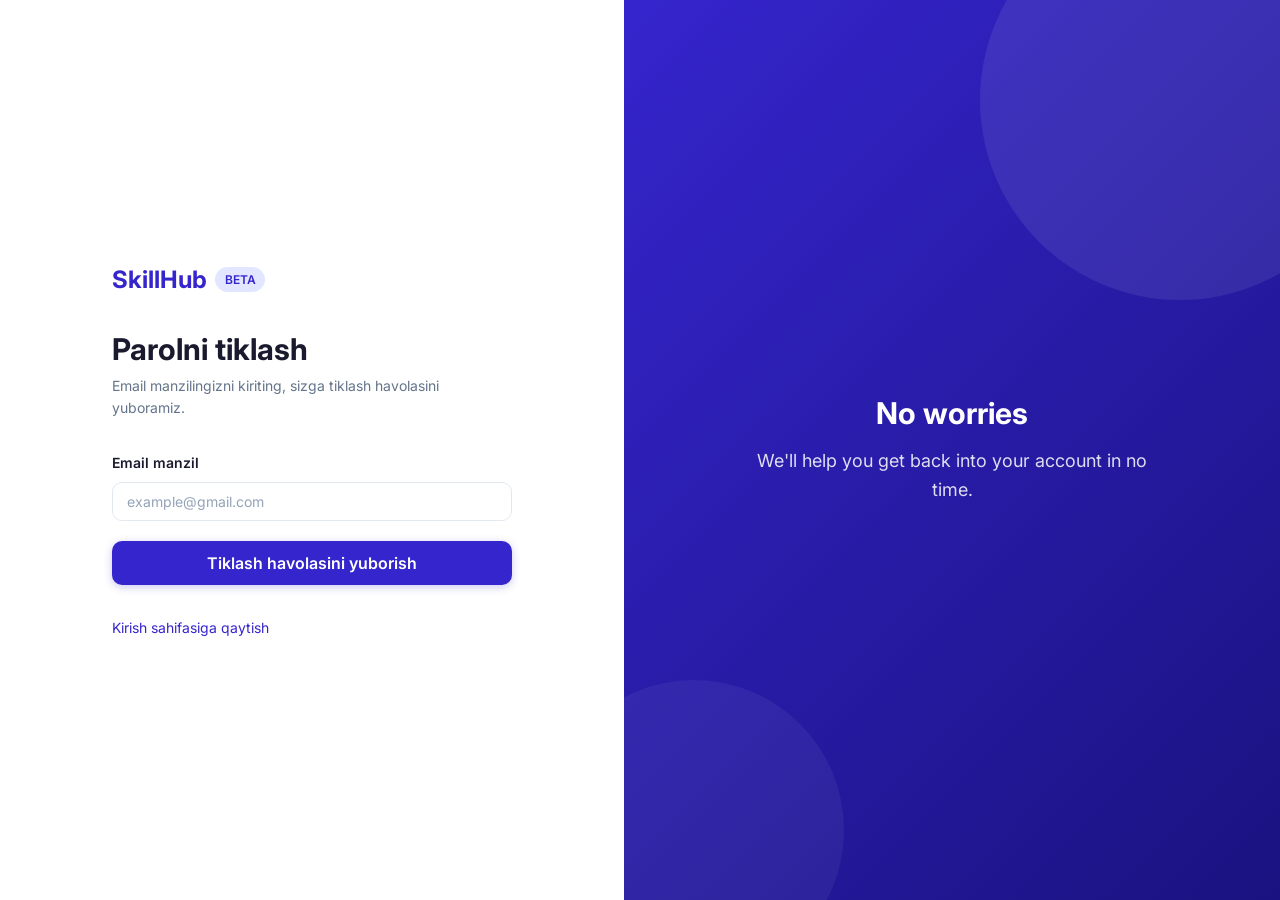
<file: pages/auth/forgot-password.html>
<!DOCTYPE html>
<html lang="en">
<head>
  <meta charset="UTF-8">
  <meta name="viewport" content="width=device-width, initial-scale=1.0">
  <title>SkillHub — Forgot Password</title>
  <link rel="icon" href="../../assets/icons/icon-192.png">
  <link href="https://fonts.googleapis.com/css2?family=Inter:wght@400;500;600;700&display=swap" rel="stylesheet">
  <link rel="stylesheet" href="https://cdnjs.cloudflare.com/ajax/libs/font-awesome/6.5.1/css/all.min.css">
  <link rel="stylesheet" href="../../css/variables.css">
  <link rel="stylesheet" href="../../css/reset.css">
  <link rel="stylesheet" href="../../css/components.css">
  <link rel="stylesheet" href="../../css/utilities.css">
  <link rel="stylesheet" href="../../css/pages.css">
</head>
<body>
  <div class="auth-page">
    <div class="auth-left">
      <div class="auth-form-wrapper">
        <div class="auth-logo">
          <span style="font-size:1.5rem;font-weight:700;color:var(--primary)">SkillHub</span>
          <span class="badge badge-primary">BETA</span>
        </div>
        <h2 class="auth-form-title" data-i18n="auth.forgot_title">Reset Password</h2>
        <p class="auth-form-subtitle" data-i18n="auth.forgot_desc">Enter your email and we'll send you a reset link.</p>

        <form class="auth-form" id="forgotForm">
          <div class="input-group">
            <label data-i18n="auth.email">Email address</label>
            <input class="input" type="email" id="email" placeholder="example@gmail.com" required>
          </div>
          <div id="successMsg" class="text-success text-sm" style="display:none"></div>
          <div id="errorMsg" class="text-danger text-sm" style="display:none"></div>
          <button type="submit" class="btn btn-primary btn-full btn-lg" data-i18n="auth.send_reset_link">Send reset link</button>
        </form>

        <p class="auth-footer">
          <a href="login.html" class="flex items-center gap-2" data-i18n="auth.back_to_login">
            <i class="fas fa-arrow-left" style="font-size:16px"></i> Back to login
          </a>
        </p>
      </div>
    </div>
    <div class="auth-right">
      <div class="auth-right-content">
        <h2>No worries</h2>
        <p>We'll help you get back into your account in no time.</p>
      </div>
    </div>
  </div>

  <script src="../../js/utils.js"></script>
  <script src="../../js/i18n.js"></script>
  <script src="../../js/supabase.js"></script>
  <script src="../../js/storage-manager.js"></script>
  <script src="../../js/auth.js"></script>
  <script src="../../js/ui.js"></script>
  <script src="../../js/pages.js"></script>
  <script>
    (async function() {
      var langs = ['uz','en','ru'];
      for (var i = 0; i < langs.length; i++) {
        var res = await fetch('../../i18n/' + langs[i] + '.json');
        App.i18n.load(langs[i], await res.json());
      }
      App.pages.initAuthPage();

      document.getElementById('forgotForm').addEventListener('submit', function(e) {
        e.preventDefault();
        var email = document.getElementById('email').value.trim();
        if (!email) {
          document.getElementById('errorMsg').textContent = App.t('auth.error.email_required');
          document.getElementById('errorMsg').style.display = 'block';
          return;
        }
        document.getElementById('successMsg').textContent = App.t('auth.reset_sent');
        document.getElementById('successMsg').style.display = 'block';
        document.getElementById('errorMsg').style.display = 'none';
      });
    })();
  </script>
</body>
</html>
</file>
<file: css/variables.css>
:root {
  --primary: #3525CD;
  --primary-hover: #2a1da8;
  --primary-light: #e2e7ff;
  --primary-dark: #1a1280;
  --primary-glow: rgba(53,37,205,0.15);

  --success: #16a34a;
  --success-light: #dcfce7;
  --danger: #ef4444;
  --danger-light: #fef2f2;
  --warning: #f59e0b;
  --warning-light: #fef3c7;
  --info: #3b82f6;
  --info-light: #dbeafe;

  --bg: #ffffff;
  --bg-secondary: #f8f9fc;
  --bg-tertiary: #f1f3f9;
  --surface: #ffffff;
  --surface-hover: #f8f9fc;

  --text: #1a1a2e;
  --text-secondary: #64748b;
  --text-tertiary: #94a3b8;
  --text-inverse: #ffffff;

  --border: #e2e8f0;
  --border-light: #f1f5f9;
  --border-focus: #3525CD;

  --shadow-xs: 0 1px 2px rgba(0,0,0,0.05);
  --shadow-sm: 0 1px 3px rgba(0,0,0,0.08), 0 1px 2px rgba(0,0,0,0.04);
  --shadow-md: 0 4px 6px -1px rgba(0,0,0,0.08), 0 2px 4px -2px rgba(0,0,0,0.04);
  --shadow-lg: 0 10px 15px -3px rgba(0,0,0,0.08), 0 4px 6px -4px rgba(0,0,0,0.04);
  --shadow-xl: 0 20px 25px -5px rgba(0,0,0,0.1), 0 8px 10px -6px rgba(0,0,0,0.06);
  --shadow-glow: 0 0 20px var(--primary-glow);
  --shadow-card-hover: 0 8px 25px -5px rgba(0,0,0,0.1), 0 4px 10px -5px rgba(0,0,0,0.04);

  --radius-sm: 6px;
  --radius-md: 10px;
  --radius-lg: 14px;
  --radius-xl: 20px;
  --radius-full: 9999px;

  --font-sans: 'Inter', -apple-system, BlinkMacSystemFont, 'Segoe UI', Roboto, sans-serif;
  --font-mono: 'JetBrains Mono', 'Fira Code', monospace;

  --text-xs: 0.75rem;
  --text-sm: 0.875rem;
  --text-base: 1rem;
  --text-lg: 1.125rem;
  --text-xl: 1.25rem;
  --text-2xl: 1.5rem;
  --text-3xl: 1.875rem;
  --text-4xl: 2.25rem;

  --space-1: 0.25rem;
  --space-2: 0.5rem;
  --space-3: 0.75rem;
  --space-4: 1rem;
  --space-5: 1.25rem;
  --space-6: 1.5rem;
  --space-8: 2rem;
  --space-10: 2.5rem;
  --space-12: 3rem;
  --space-16: 4rem;

  --transition: 0.2s cubic-bezier(0.4, 0, 0.2, 1);
  --transition-fast: 0.15s cubic-bezier(0.4, 0, 0.2, 1);
  --transition-slow: 0.35s cubic-bezier(0.4, 0, 0.2, 1);
  --transition-spring: 0.5s cubic-bezier(0.34, 1.56, 0.64, 1);

  --sidebar-width: 260px;
  --header-height: 64px;
  --max-width: 1200px;
}

[data-theme="dark"] {
  --bg: #0f172a;
  --bg-secondary: #1e293b;
  --bg-tertiary: #334155;
  --surface: #1e293b;
  --surface-hover: #334155;

  --text: #f1f5f9;
  --text-secondary: #94a3b8;
  --text-tertiary: #64748b;

  --border: #334155;
  --border-light: #1e293b;

  --shadow-xs: 0 1px 2px rgba(0,0,0,0.3);
  --shadow-sm: 0 1px 3px rgba(0,0,0,0.4);
  --shadow-md: 0 4px 6px rgba(0,0,0,0.4);
  --shadow-lg: 0 10px 15px rgba(0,0,0,0.4);
  --shadow-card-hover: 0 8px 25px rgba(0,0,0,0.5);
  --shadow-glow: 0 0 20px rgba(53,37,205,0.25);
}
</file>
<file: css/components.css>
.btn {
  display: inline-flex;
  align-items: center;
  justify-content: center;
  gap: var(--space-2);
  padding: 0.625rem 1.25rem;
  font-weight: 600;
  font-size: var(--text-sm);
  border-radius: var(--radius-md);
  transition: all var(--transition);
  white-space: nowrap;
  user-select: none;
  position: relative;
}
.btn:active { transform: scale(0.96); }
.btn:disabled { opacity: 0.5; cursor: not-allowed; transform: none; }

.btn-primary {
  background: var(--primary);
  color: var(--text-inverse);
  box-shadow: 0 2px 8px rgba(53,37,205,0.25);
}
.btn-primary:hover {
  background: var(--primary-hover);
  box-shadow: 0 4px 16px rgba(53,37,205,0.35);
  transform: translateY(-1px);
}
.btn-primary:active { transform: translateY(0) scale(0.97); box-shadow: 0 2px 8px rgba(53,37,205,0.25); }

.btn-secondary {
  background: var(--bg-tertiary);
  color: var(--text);
}
.btn-secondary:hover {
  background: var(--border);
  transform: translateY(-1px);
  box-shadow: var(--shadow-sm);
}
.btn-secondary:active { transform: translateY(0) scale(0.97); }

.btn-outline {
  border: 1.5px solid var(--border);
  color: var(--text);
  background: transparent;
}
.btn-outline:hover {
  border-color: var(--primary);
  color: var(--primary);
  background: var(--primary-light);
  transform: translateY(-1px);
  box-shadow: 0 4px 12px rgba(53,37,205,0.12);
}
.btn-outline:active { transform: translateY(0) scale(0.97); }

.btn-danger {
  background: var(--danger);
  color: var(--text-inverse);
  box-shadow: 0 2px 8px rgba(239,68,68,0.25);
}
.btn-danger:hover {
  background: #dc2626;
  box-shadow: 0 4px 16px rgba(239,68,68,0.35);
  transform: translateY(-1px);
}
.btn-danger:active { transform: translateY(0) scale(0.97); }

.btn-ghost { color: var(--text-secondary); background: transparent; }
.btn-ghost:hover {
  background: var(--bg-tertiary);
  color: var(--text);
  transform: translateY(-1px);
}
.btn-ghost:active { transform: translateY(0) scale(0.97); }

.btn-sm { padding: 0.375rem 0.75rem; font-size: var(--text-xs); }
.btn-lg { padding: 0.75rem 1.75rem; font-size: var(--text-base); }
.btn-icon { padding: 0.5rem; border-radius: var(--radius-md); }
.btn-full { width: 100%; }

.card {
  background: var(--surface);
  border: 1px solid var(--border);
  border-radius: var(--radius-lg);
  padding: var(--space-6);
  transition: all var(--transition-slow);
}
.card:hover {
  box-shadow: var(--shadow-card-hover);
  transform: translateY(-2px);
  border-color: var(--primary-glow);
}
.card-flat { border: none; background: var(--bg-secondary); }
.card-flat:hover { transform: none; box-shadow: none; }

.input-group { display: flex; flex-direction: column; gap: var(--space-2); }
.input-group label {
  font-size: var(--text-sm);
  font-weight: 600;
  color: var(--text);
}
.input-group .hint {
  font-size: var(--text-xs);
  color: var(--text-tertiary);
}

.input {
  width: 100%;
  padding: 0.625rem 0.875rem;
  background: var(--bg);
  border: 1.5px solid var(--border);
  border-radius: var(--radius-md);
  color: var(--text);
  font-size: var(--text-sm);
  transition: all var(--transition);
}
.input:focus {
  border-color: var(--primary);
  box-shadow: 0 0 0 3px var(--primary-glow);
  outline: none;
}
.input::placeholder { color: var(--text-tertiary); }
.input:hover:not(:focus) { border-color: var(--text-tertiary); }
.input-error { border-color: var(--danger) !important; }
.input-success { border-color: var(--success) !important; }

.input-with-icon { position: relative; }
.input-with-icon .input { padding-left: 2.5rem; }
.input-with-icon .icon {
  position: absolute;
  left: 0.75rem;
  top: 50%;
  transform: translateY(-50%);
  color: var(--text-tertiary);
  pointer-events: none;
  transition: color var(--transition);
}
.input-with-icon:focus-within .icon { color: var(--primary); }
.input-with-icon .icon-action {
  position: absolute;
  right: 0.75rem;
  top: 50%;
  transform: translateY(-50%);
  color: var(--text-tertiary);
  cursor: pointer;
  transition: all var(--transition);
}
.input-with-icon .icon-action:hover { color: var(--text); transform: translateY(-50%) scale(1.15); }

.badge {
  display: inline-flex;
  align-items: center;
  padding: 0.2rem 0.6rem;
  font-size: var(--text-xs);
  font-weight: 600;
  border-radius: var(--radius-full);
  transition: transform var(--transition-fast);
}
.badge:hover { transform: scale(1.05); }
.badge-primary { background: var(--primary-light); color: var(--primary); }
.badge-success { background: var(--success-light); color: var(--success); }
.badge-danger { background: var(--danger-light); color: var(--danger); }
.badge-warning { background: var(--warning-light); color: var(--warning); }

.avatar {
  width: 40px;
  height: 40px;
  border-radius: var(--radius-full);
  object-fit: cover;
  background: var(--primary-light);
  display: flex;
  align-items: center;
  justify-content: center;
  font-weight: 700;
  color: var(--primary);
  font-size: var(--text-sm);
  flex-shrink: 0;
  transition: transform var(--transition), box-shadow var(--transition);
}
.avatar:hover { transform: scale(1.05); box-shadow: 0 0 0 3px var(--primary-glow); }
.avatar-sm { width: 32px; height: 32px; font-size: var(--text-xs); }
.avatar-lg { width: 56px; height: 56px; font-size: var(--text-lg); }
.avatar-xl { width: 96px; height: 96px; font-size: var(--text-2xl); }
.avatar img { width: 100%; height: 100%; border-radius: inherit; object-fit: cover; }

.tabs {
  display: flex;
  gap: var(--space-1);
  border-bottom: 1px solid var(--border);
  padding-bottom: 0;
}
.tab {
  padding: var(--space-3) var(--space-4);
  font-size: var(--text-sm);
  font-weight: 500;
  color: var(--text-secondary);
  border-bottom: 2px solid transparent;
  transition: all var(--transition);
  margin-bottom: -1px;
  position: relative;
}
.tab:hover { color: var(--text); }
.tab::after {
  content: '';
  position: absolute;
  bottom: -1px;
  left: 50%;
  width: 0;
  height: 2px;
  background: var(--primary);
  transition: all var(--transition);
  transform: translateX(-50%);
}
.tab:hover::after { width: 100%; }
.tab.active { color: var(--primary); border-bottom-color: transparent; }
.tab.active::after { width: 100%; }

.modal-overlay {
  position: fixed;
  inset: 0;
  background: rgba(0,0,0,0.5);
  backdrop-filter: blur(4px);
  display: flex;
  align-items: center;
  justify-content: center;
  z-index: 1000;
  opacity: 0;
  visibility: hidden;
  transition: all var(--transition-slow);
}
.modal-overlay.active { opacity: 1; visibility: visible; }

.modal {
  background: var(--surface);
  border-radius: var(--radius-xl);
  padding: var(--space-8);
  width: 90%;
  max-width: 480px;
  box-shadow: var(--shadow-xl);
  transform: translateY(20px) scale(0.95);
  transition: transform var(--transition-spring);
}
.modal-overlay.active .modal { transform: translateY(0) scale(1); }

.toast {
  position: fixed;
  bottom: var(--space-6);
  right: var(--space-6);
  padding: var(--space-4) var(--space-6);
  background: var(--text);
  color: var(--text-inverse);
  border-radius: var(--radius-md);
  font-size: var(--text-sm);
  font-weight: 500;
  box-shadow: var(--shadow-lg);
  z-index: 2000;
  transform: translateY(100px) scale(0.9);
  opacity: 0;
  transition: all var(--transition-spring);
}
.toast.show { transform: translateY(0) scale(1); opacity: 1; }
.toast-success { background: var(--success); }
.toast-error { background: var(--danger); }

.dropdown {
  position: relative;
  display: inline-block;
}
.dropdown-menu {
  position: absolute;
  top: calc(100% + 4px);
  right: 0;
  min-width: 200px;
  background: var(--surface);
  border: 1px solid var(--border);
  border-radius: var(--radius-md);
  box-shadow: var(--shadow-lg);
  z-index: 100;
  opacity: 0;
  visibility: hidden;
  transform: translateY(-8px) scale(0.95);
  transition: all var(--transition);
}
.dropdown.active .dropdown-menu {
  opacity: 1;
  visibility: visible;
  transform: translateY(0) scale(1);
}
.dropdown-item {
  display: flex;
  align-items: center;
  gap: var(--space-2);
  padding: var(--space-3) var(--space-4);
  font-size: var(--text-sm);
  color: var(--text);
  transition: all var(--transition-fast);
  width: 100%;
  text-align: left;
  border-radius: var(--radius-sm);
  margin: 2px 4px;
  width: calc(100% - 8px);
}
.dropdown-item:hover {
  background: var(--primary-light);
  color: var(--primary);
  transform: translateX(2px);
}
.dropdown-divider { height: 1px; background: var(--border); margin: var(--space-1) 0; }

.table-wrapper { overflow-x: auto; border-radius: var(--radius-lg); border: 1px solid var(--border); }
table { width: 100%; border-collapse: collapse; }
th, td { padding: var(--space-3) var(--space-4); text-align: left; font-size: var(--text-sm); }
th { background: var(--bg-secondary); font-weight: 600; color: var(--text-secondary); border-bottom: 1px solid var(--border); }
td { border-bottom: 1px solid var(--border-light); }
tr:last-child td { border-bottom: none; }
tr { transition: background var(--transition-fast); }
tr:hover td { background: var(--bg-secondary); }

.spinner {
  width: 20px;
  height: 20px;
  border: 2.5px solid var(--border);
  border-top-color: var(--primary);
  border-radius: 50%;
  animation: spin 0.7s cubic-bezier(0.4, 0, 0.2, 1) infinite;
}
.spinner-lg { width: 36px; height: 36px; border-width: 3px; }

@keyframes spin { to { transform: rotate(360deg); } }

.skeleton {
  background: linear-gradient(90deg, var(--bg-tertiary) 25%, var(--border-light) 50%, var(--bg-tertiary) 75%);
  background-size: 200% 100%;
  animation: shimmer 1.5s infinite;
  border-radius: var(--radius-md);
}
@keyframes shimmer { 0% { background-position: 200% 0; } 100% { background-position: -200% 0; } }

.tooltip { position: relative; }
.tooltip::after {
  content: attr(data-tooltip);
  position: absolute;
  bottom: calc(100% + 6px);
  left: 50%;
  transform: translateX(-50%) translateY(4px);
  padding: var(--space-1) var(--space-2);
  background: var(--text);
  color: var(--text-inverse);
  font-size: var(--text-xs);
  border-radius: var(--radius-sm);
  white-space: nowrap;
  opacity: 0;
  visibility: hidden;
  transition: all var(--transition);
  pointer-events: none;
}
.tooltip:hover::after { opacity: 1; visibility: visible; transform: translateX(-50%) translateY(0); }

.empty-state {
  display: flex;
  flex-direction: column;
  align-items: center;
  justify-content: center;
  padding: var(--space-16) var(--space-8);
  text-align: center;
}
.empty-state .icon { font-size: 3rem; margin-bottom: var(--space-4); opacity: 0.3; }
.empty-state h3 { margin-bottom: var(--space-2); }
.empty-state p { color: var(--text-secondary); margin-bottom: var(--space-6); }

.toggle {
  position: relative;
  width: 44px;
  height: 24px;
  background: var(--border);
  border-radius: var(--radius-full);
  cursor: pointer;
  transition: background var(--transition);
}
.toggle.active { background: var(--primary); }
.toggle::after {
  content: '';
  position: absolute;
  top: 2px;
  left: 2px;
  width: 20px;
  height: 20px;
  background: white;
  border-radius: 50%;
  transition: transform var(--transition-spring);
  box-shadow: var(--shadow-xs);
}
.toggle.active::after { transform: translateX(20px); }

/* ====== PAGE ENTRANCE ANIMATIONS ====== */
@keyframes fadeInUp {
  from { opacity: 0; transform: translateY(20px); }
  to { opacity: 1; transform: translateY(0); }
}
@keyframes fadeIn {
  from { opacity: 0; }
  to { opacity: 1; }
}
@keyframes slideInLeft {
  from { opacity: 0; transform: translateX(-20px); }
  to { opacity: 1; transform: translateX(0); }
}
@keyframes scaleIn {
  from { opacity: 0; transform: scale(0.9); }
  to { opacity: 1; transform: scale(1); }
}

.page-content { animation: fadeInUp 0.4s ease-out; }
.sidebar { animation: slideInLeft 0.3s ease-out; }
.topbar { animation: fadeIn 0.3s ease-out; }
.card { animation: fadeInUp 0.4s ease-out backwards; }
.card:nth-child(1) { animation-delay: 0.05s; }
.card:nth-child(2) { animation-delay: 0.1s; }
.card:nth-child(3) { animation-delay: 0.15s; }
.card:nth-child(4) { animation-delay: 0.2s; }
.card:nth-child(5) { animation-delay: 0.25s; }
.card:nth-child(6) { animation-delay: 0.3s; }

.grid .card { animation: fadeInUp 0.4s ease-out backwards; }
.grid .card:nth-child(1) { animation-delay: 0.05s; }
.grid .card:nth-child(2) { animation-delay: 0.1s; }
.grid .card:nth-child(3) { animation-delay: 0.15s; }
.grid .card:nth-child(4) { animation-delay: 0.2s; }
.grid .card:nth-child(5) { animation-delay: 0.25s; }
.grid .card:nth-child(6) { animation-delay: 0.3s; }
.grid .card:nth-child(n+7) { animation-delay: 0.35s; }
</file>
<file: css/utilities.css>
.flex { display: flex; }
.flex-col { flex-direction: column; }
.flex-wrap { flex-wrap: wrap; }
.items-center { align-items: center; }
.items-start { align-items: flex-start; }
.items-end { align-items: flex-end; }
.justify-center { justify-content: center; }
.justify-between { justify-content: space-between; }
.justify-end { justify-content: flex-end; }
.gap-1 { gap: var(--space-1); }
.gap-2 { gap: var(--space-2); }
.gap-3 { gap: var(--space-3); }
.gap-4 { gap: var(--space-4); }
.gap-6 { gap: var(--space-6); }
.gap-8 { gap: var(--space-8); }

.hidden { display: none !important; }
.block { display: block; }
.grid { display: grid; }
.grid-2 { grid-template-columns: repeat(2, 1fr); }
.grid-3 { grid-template-columns: repeat(3, 1fr); }
.grid-4 { grid-template-columns: repeat(4, 1fr); }

.w-full { width: 100%; }
.h-full { height: 100%; }
.min-h-screen { min-height: 100vh; }

.p-1 { padding: var(--space-1); }
.p-2 { padding: var(--space-2); }
.p-3 { padding: var(--space-3); }
.p-4 { padding: var(--space-4); }
.p-6 { padding: var(--space-6); }
.p-8 { padding: var(--space-8); }
.px-4 { padding-left: var(--space-4); padding-right: var(--space-4); }
.py-2 { padding-top: var(--space-2); padding-bottom: var(--space-2); }
.py-4 { padding-top: var(--space-4); padding-bottom: var(--space-4); }
.pt-8 { padding-top: var(--space-8); }
.pb-6 { padding-bottom: var(--space-6); }

.m-0 { margin: 0; }
.mt-1 { margin-top: var(--space-1); }
.mt-2 { margin-top: var(--space-2); }
.mt-4 { margin-top: var(--space-4); }
.mt-6 { margin-top: var(--space-6); }
.mt-8 { margin-top: var(--space-8); }
.mb-2 { margin-bottom: var(--space-2); }
.mb-4 { margin-bottom: var(--space-4); }
.mb-6 { margin-bottom: var(--space-6); }
.mb-8 { margin-bottom: var(--space-8); }
.ml-auto { margin-left: auto; }
.mr-auto { margin-right: auto; }
.mx-auto { margin-left: auto; margin-right: auto; }

.text-center { text-align: center; }
.text-right { text-align: right; }
.text-xs { font-size: var(--text-xs); }
.text-sm { font-size: var(--text-sm); }
.text-base { font-size: var(--text-base); }
.text-lg { font-size: var(--text-lg); }
.text-xl { font-size: var(--text-xl); }
.text-2xl { font-size: var(--text-2xl); }
.text-3xl { font-size: var(--text-3xl); }
.text-4xl { font-size: var(--text-4xl); }
.font-medium { font-weight: 500; }
.font-semibold { font-weight: 600; }
.font-bold { font-weight: 700; }
.text-primary { color: var(--primary); }
.text-secondary { color: var(--text-secondary); }
.text-tertiary { color: var(--text-tertiary); }
.text-success { color: var(--success); }
.text-danger { color: var(--danger); }

.truncate { overflow: hidden; text-overflow: ellipsis; white-space: nowrap; }
.line-clamp-2 { display: -webkit-box; -webkit-line-clamp: 2; -webkit-box-orient: vertical; overflow: hidden; }

.rounded-sm { border-radius: var(--radius-sm); }
.rounded { border-radius: var(--radius-md); }
.rounded-lg { border-radius: var(--radius-lg); }
.rounded-xl { border-radius: var(--radius-xl); }
.rounded-full { border-radius: var(--radius-full); }

.shadow-sm { box-shadow: var(--shadow-sm); }
.shadow-md { box-shadow: var(--shadow-md); }
.shadow-lg { box-shadow: var(--shadow-lg); }

.bg-primary { background: var(--primary); }
.bg-secondary { background: var(--bg-secondary); }
.bg-surface { background: var(--surface); }

.border { border: 1px solid var(--border); }
.border-b { border-bottom: 1px solid var(--border); }

.relative { position: relative; }
.absolute { position: absolute; }
.sticky { position: sticky; }

.overflow-hidden { overflow: hidden; }
.overflow-auto { overflow: auto; }

.pointer { cursor: pointer; }
.select-none { user-select: none; }

.container { max-width: var(--max-width); margin: 0 auto; padding: 0 var(--space-6); }

.sr-only {
  position: absolute; width: 1px; height: 1px;
  padding: 0; margin: -1px; overflow: hidden;
  clip: rect(0,0,0,0); white-space: nowrap; border-width: 0;
}

@media (max-width: 768px) {
  .grid-2, .grid-3, .grid-4 { grid-template-columns: 1fr; }
  .hide-mobile { display: none !important; }
  .container { padding: 0 var(--space-4); }
}
@media (max-width: 1024px) {
  .hide-tablet { display: none !important; }
}
</file>
<file: css/pages.css>
.auth-page {
  min-height: 100vh;
  display: flex;
}

.auth-left {
  flex: 1;
  display: flex;
  align-items: center;
  justify-content: center;
  padding: var(--space-8);
  animation: fadeInUp 0.5s ease-out;
}

.auth-right {
  flex: 1;
  background: linear-gradient(135deg, var(--primary) 0%, var(--primary-dark) 100%);
  display: flex;
  align-items: center;
  justify-content: center;
  padding: var(--space-12);
  position: relative;
  overflow: hidden;
}

.auth-right::before {
  content: '';
  position: absolute;
  width: 400px;
  height: 400px;
  background: rgba(255,255,255,0.08);
  border-radius: 50%;
  top: -100px;
  right: -100px;
  animation: float 6s ease-in-out infinite;
}
.auth-right::after {
  content: '';
  position: absolute;
  width: 300px;
  height: 300px;
  background: rgba(255,255,255,0.05);
  border-radius: 50%;
  bottom: -80px;
  left: -80px;
  animation: float 8s ease-in-out infinite reverse;
}
@keyframes float {
  0%, 100% { transform: translateY(0) rotate(0deg); }
  50% { transform: translateY(-20px) rotate(5deg); }
}

.auth-right-content {
  position: relative;
  z-index: 1;
  text-align: center;
  color: white;
  max-width: 400px;
  animation: fadeInUp 0.6s ease-out 0.2s backwards;
}
.auth-right-content h2 {
  font-size: var(--text-3xl);
  color: white;
  margin-bottom: var(--space-4);
}
.auth-right-content p {
  font-size: var(--text-lg);
  opacity: 0.85;
  line-height: 1.6;
}

.auth-form-wrapper {
  width: 100%;
  max-width: 400px;
  animation: scaleIn 0.4s ease-out 0.1s backwards;
}

.auth-logo {
  display: flex;
  align-items: center;
  gap: var(--space-2);
  margin-bottom: var(--space-8);
}
.auth-logo img { height: 32px; }
.auth-logo h1 { font-size: var(--text-xl); }

.auth-form-title {
  margin-bottom: var(--space-2);
}
.auth-form-subtitle {
  color: var(--text-secondary);
  font-size: var(--text-sm);
  margin-bottom: var(--space-8);
}

.auth-form {
  display: flex;
  flex-direction: column;
  gap: var(--space-5);
}

.auth-divider {
  display: flex;
  align-items: center;
  gap: var(--space-4);
  color: var(--text-tertiary);
  font-size: var(--text-sm);
}
.auth-divider::before, .auth-divider::after {
  content: '';
  flex: 1;
  height: 1px;
  background: var(--border);
}

.auth-social-btn {
  display: flex;
  align-items: center;
  justify-content: center;
  gap: var(--space-2);
  padding: var(--space-3) var(--space-4);
  border: 1.5px solid var(--border);
  border-radius: var(--radius-md);
  font-size: var(--text-sm);
  font-weight: 500;
  color: var(--text);
  transition: all var(--transition);
  width: 100%;
}
.auth-social-btn:hover {
  border-color: var(--text-tertiary);
  background: var(--bg-secondary);
  transform: translateY(-1px);
  box-shadow: var(--shadow-sm);
}

.auth-footer {
  text-align: center;
  font-size: var(--text-sm);
  color: var(--text-secondary);
  margin-top: var(--space-8);
}

.password-rules {
  display: flex;
  flex-direction: column;
  gap: var(--space-2);
  padding: var(--space-4);
  background: var(--bg-secondary);
  border-radius: var(--radius-md);
  margin-top: var(--space-2);
  animation: fadeInUp 0.3s ease-out;
}
.password-rule {
  display: flex;
  align-items: center;
  gap: var(--space-2);
  font-size: var(--text-xs);
  color: var(--text-secondary);
  transition: color var(--transition);
}
.password-rule.valid { color: var(--success); }
.password-rule .icon { font-size: 14px; }

@media (max-width: 1024px) {
  .auth-right { display: none; }
  .auth-page { justify-content: center; }
}
</file>
